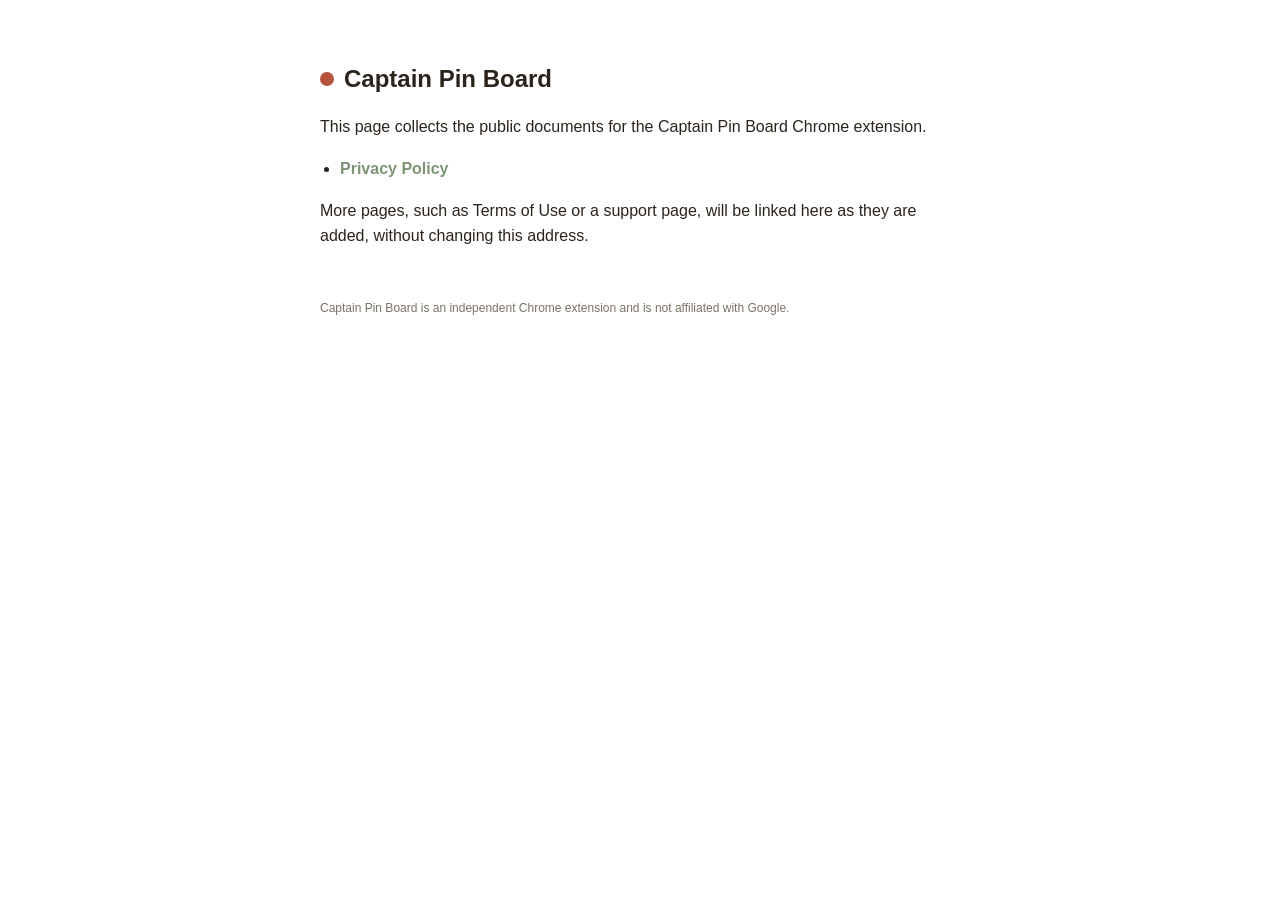
<file: index.html>
<!DOCTYPE html>
<html lang="en">
<head>
<meta charset="UTF-8" />
<title>Captain Pin Board</title>
<meta name="viewport" content="width=device-width, initial-scale=1" />
<style>
  body {
    font-family: -apple-system, "Segoe UI", Roboto, Arial, sans-serif;
    max-width: 640px;
    margin: 60px auto;
    padding: 0 20px;
    line-height: 1.6;
    color: #2b241c;
  }
  h1 { font-size: 24px; display: flex; align-items: center; gap: 10px; }
  .dot {
    width: 14px; height: 14px; border-radius: 50%;
    background: #b5533c; display: inline-block;
  }
  ul { padding-left: 20px; }
  li { margin: 10px 0; }
  a { color: #7c9473; font-weight: 600; text-decoration: none; }
  a:hover { text-decoration: underline; }
  footer { margin-top: 50px; font-size: 12px; color: #7a7266; }
</style>
</head>
<body>
  <h1><span class="dot"></span> Captain Pin Board</h1>
  <p>This page collects the public documents for the Captain Pin Board Chrome extension.</p>

  <ul>
    <li><a href="privacy-policy.html">Privacy Policy</a></li>
  </ul>

  <p>More pages, such as Terms of Use or a support page, will be linked here as they are added, without changing this address.</p>

  <footer>Captain Pin Board is an independent Chrome extension and is not affiliated with Google.</footer>
</body>
</html>
</file>
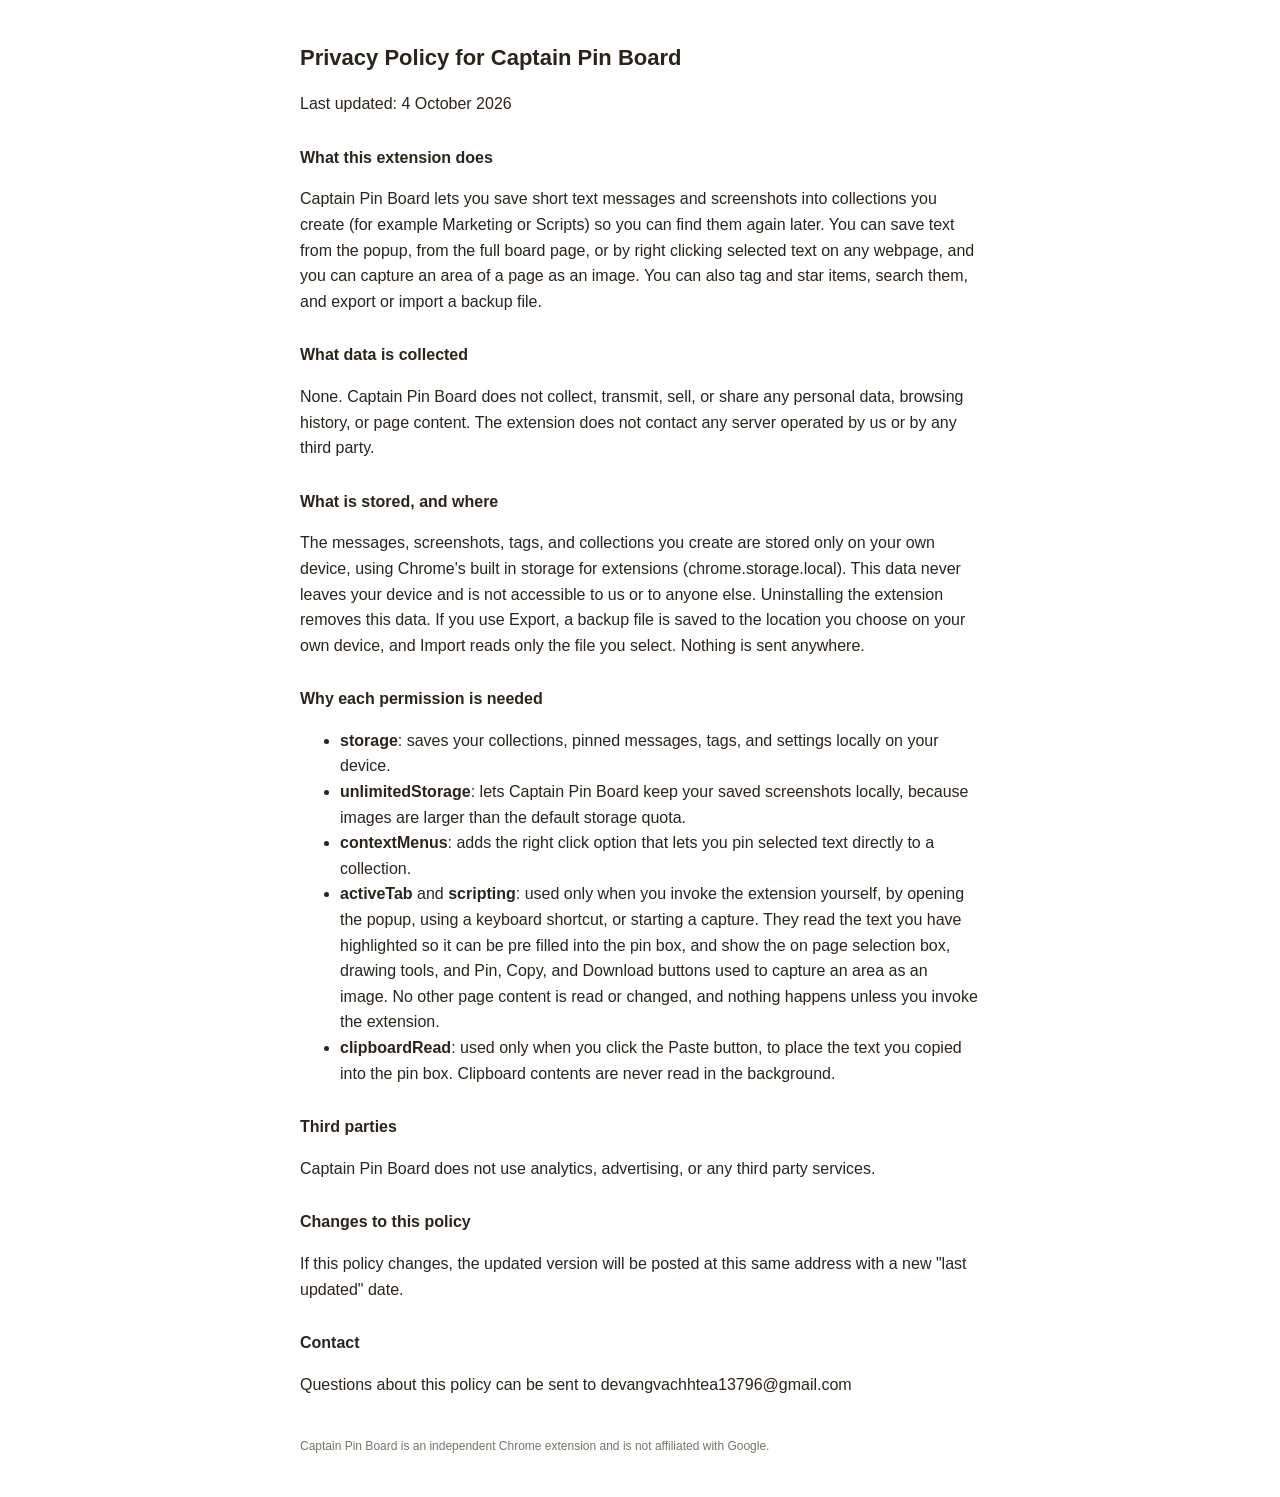
<file: privacy-policy.html>
<!DOCTYPE html>
<html lang="en">
<head>
<meta charset="UTF-8" />
<title>Captain Pin Board — Privacy Policy</title>
<meta name="viewport" content="width=device-width, initial-scale=1" />
<style>
  body { font-family: -apple-system, Segoe UI, Roboto, Arial, sans-serif; max-width: 680px; margin: 40px auto; padding: 0 20px; line-height: 1.6; color: #2b241c; }
  h1 { font-size: 22px; }
  h2 { font-size: 16px; margin-top: 28px; }
  footer { margin-top: 40px; font-size: 12px; color: #7a7266; }
</style>
</head>
<body>
  <h1>Privacy Policy for Captain Pin Board</h1>
  <p>Last updated: 4 October 2026</p>

  <h2>What this extension does</h2>
  <p>Captain Pin Board lets you save short text messages and screenshots into collections you create (for example Marketing or Scripts) so you can find them again later. You can save text from the popup, from the full board page, or by right clicking selected text on any webpage, and you can capture an area of a page as an image. You can also tag and star items, search them, and export or import a backup file.</p>

  <h2>What data is collected</h2>
  <p>None. Captain Pin Board does not collect, transmit, sell, or share any personal data, browsing history, or page content. The extension does not contact any server operated by us or by any third party.</p>

  <h2>What is stored, and where</h2>
  <p>The messages, screenshots, tags, and collections you create are stored only on your own device, using Chrome's built in storage for extensions (chrome.storage.local). This data never leaves your device and is not accessible to us or to anyone else. Uninstalling the extension removes this data. If you use Export, a backup file is saved to the location you choose on your own device, and Import reads only the file you select. Nothing is sent anywhere.</p>

  <h2>Why each permission is needed</h2>
  <ul>
    <li><strong>storage</strong>: saves your collections, pinned messages, tags, and settings locally on your device.</li>
    <li><strong>unlimitedStorage</strong>: lets Captain Pin Board keep your saved screenshots locally, because images are larger than the default storage quota.</li>
    <li><strong>contextMenus</strong>: adds the right click option that lets you pin selected text directly to a collection.</li>
    <li><strong>activeTab</strong> and <strong>scripting</strong>: used only when you invoke the extension yourself, by opening the popup, using a keyboard shortcut, or starting a capture. They read the text you have highlighted so it can be pre filled into the pin box, and show the on page selection box, drawing tools, and Pin, Copy, and Download buttons used to capture an area as an image. No other page content is read or changed, and nothing happens unless you invoke the extension.</li>
    <li><strong>clipboardRead</strong>: used only when you click the Paste button, to place the text you copied into the pin box. Clipboard contents are never read in the background.</li>
  </ul>

  <h2>Third parties</h2>
  <p>Captain Pin Board does not use analytics, advertising, or any third party services.</p>

  <h2>Changes to this policy</h2>
  <p>If this policy changes, the updated version will be posted at this same address with a new "last updated" date.</p>

  <h2>Contact</h2>
  <p>Questions about this policy can be sent to devangvachhtea13796@gmail.com</p>

  <footer>Captain Pin Board is an independent Chrome extension and is not affiliated with Google.</footer>
</body>
</html>
</file>
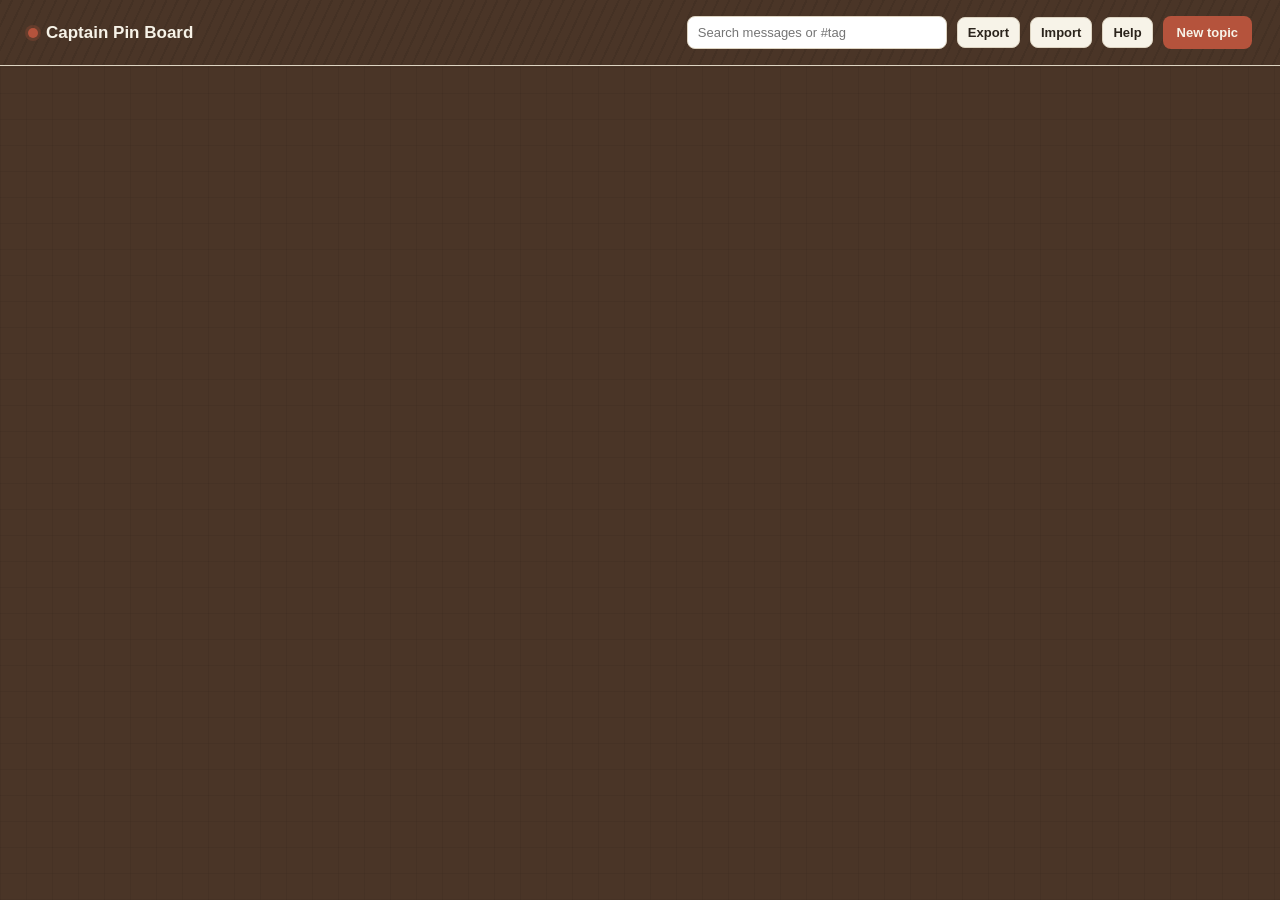
<file: src/pages/board/board.html>
<!DOCTYPE html>
<html lang="en">
<head>
<meta charset="UTF-8" />
<title>Captain Pin Board</title>
<link rel="stylesheet" href="../../common/common.css" />
<link rel="stylesheet" href="board.css" />
</head>
<body>
  <header class="cappb-header cappb-toolbar">
    <div class="cappb-brand">
      <span class="cappb-pin-dot"></span>
      <h1 class="cappb-brand-name cappb-brand-title">Captain Pin Board</h1>
    </div>
    <div class="cappb-toolbar-actions">
      <input id="searchInput" class="cappb-field cappb-search-input" type="text" placeholder="Search messages or #tag" />
      <button id="exportBtn" class="cappb-btn cappb-btn--ghost" title="Save all pins to a backup file">Export</button>
      <button id="importBtn" class="cappb-btn cappb-btn--ghost" title="Restore pins from a backup file">Import</button>
      <input id="importFile" type="file" accept=".json,application/json" class="cappb-hidden" />
      <button id="helpBtn" class="cappb-btn cappb-btn--ghost">Help</button>
      <button id="addTopicBtn" class="cappb-btn cappb-btn--primary">New topic</button>
    </div>
  </header>

  <div id="tagBar" class="cappb-tagbar cappb-hidden"></div>

  <main id="board" class="cappb-board"></main>

  <template id="columnTemplate">
    <section class="cappb-column">
      <div class="cappb-tape"></div>
      <div class="cappb-column-head">
        <input class="cappb-group-name" type="text" />
        <div class="cappb-column-menu">
          <button class="cappb-btn cappb-btn--icon cappb-color-btn" title="Change color">Color</button>
          <button class="cappb-btn cappb-btn--icon cappb-btn--danger cappb-delete-group-btn" title="Delete topic">Delete</button>
        </div>
      </div>
      <div class="cappb-color-swatches cappb-hidden"></div>
      <form class="cappb-add-note-form">
        <textarea class="cappb-field cappb-note-input" placeholder="Add a message to pin" rows="2"></textarea>
        <button type="submit" class="cappb-btn cappb-add-note-btn">Pin</button>
      </form>
      <div class="cappb-notes"></div>
    </section>
  </template>

  <template id="noteTemplate">
    <article class="cappb-note cappb-pin-card">
      <p class="cappb-note-text cappb-pin-text" contenteditable="false" spellcheck="false" title="Click to edit"></p>
      <div class="cappb-tags"></div>
      <div class="cappb-pin-footer">
        <span class="cappb-note-date"></span>
        <span class="cappb-pin-actions">
          <button class="cappb-btn cappb-btn--icon cappb-star-btn cappb-note-star"></button>
          <button class="cappb-btn cappb-btn--icon cappb-note-view">View</button>
          <button class="cappb-btn cappb-btn--icon cappb-note-copy">Copy</button>
          <button class="cappb-btn cappb-btn--icon cappb-note-edit">Edit</button>
          <button class="cappb-btn cappb-btn--icon cappb-btn--danger cappb-note-delete">Delete</button>
          <select class="cappb-note-move" title="Move to another topic"></select>
        </span>
      </div>
    </article>
  </template>

  <template id="imageNoteTemplate">
    <article class="cappb-note cappb-pin-card">
      <img class="cappb-note-image cappb-pin-image" alt="Pinned screenshot" />
      <div class="cappb-tags"></div>
      <div class="cappb-pin-footer">
        <span class="cappb-note-date"></span>
        <span class="cappb-pin-actions">
          <button class="cappb-btn cappb-btn--icon cappb-star-btn cappb-note-star"></button>
          <button class="cappb-btn cappb-btn--icon cappb-note-view">View</button>
          <button class="cappb-btn cappb-btn--icon cappb-note-copy">Copy</button>
          <button class="cappb-btn cappb-btn--icon cappb-note-download">Download</button>
          <button class="cappb-btn cappb-btn--icon cappb-btn--danger cappb-note-delete">Delete</button>
          <select class="cappb-note-move" title="Move to another topic"></select>
        </span>
      </div>
    </article>
  </template>

  <script src="../../services/storage.js"></script>
  <script src="../../services/backup.js"></script>
  <script src="../../common/common.js"></script>
  <script src="board.js"></script>
</body>
</html>
</file>
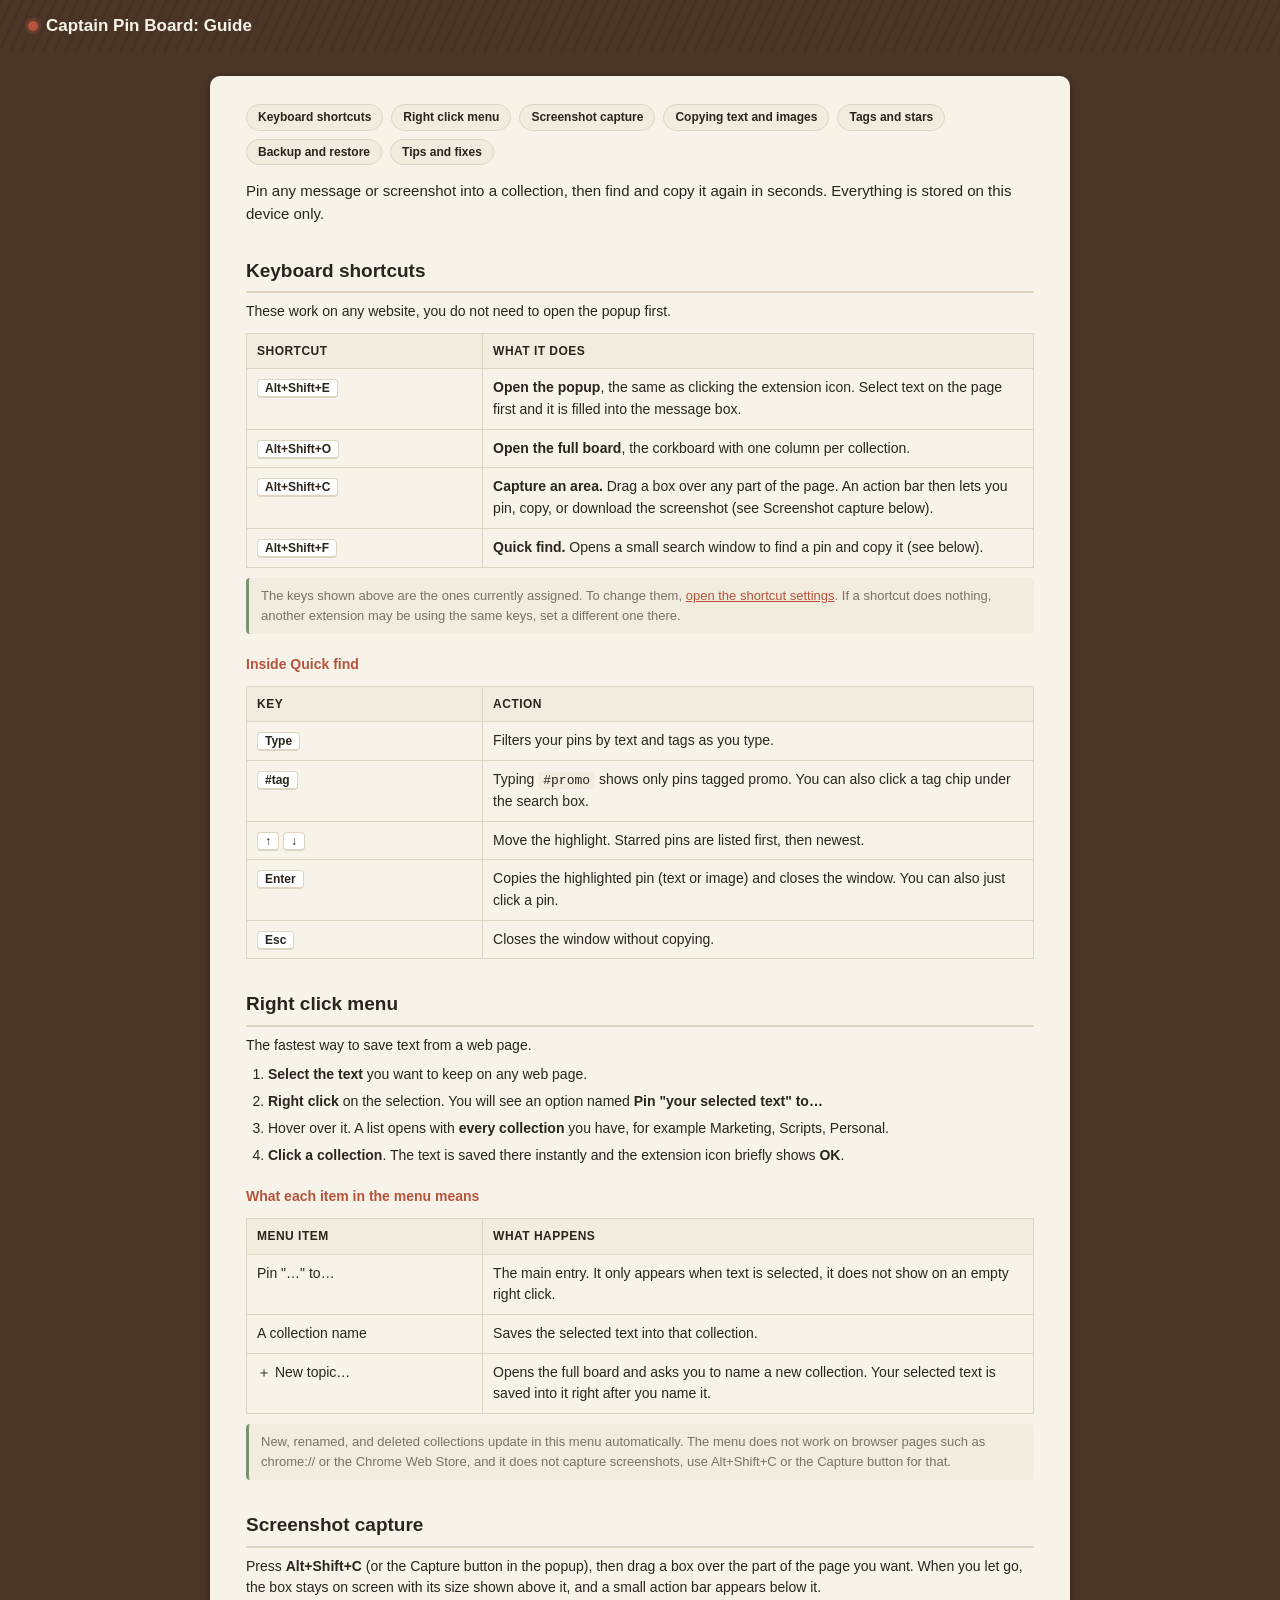
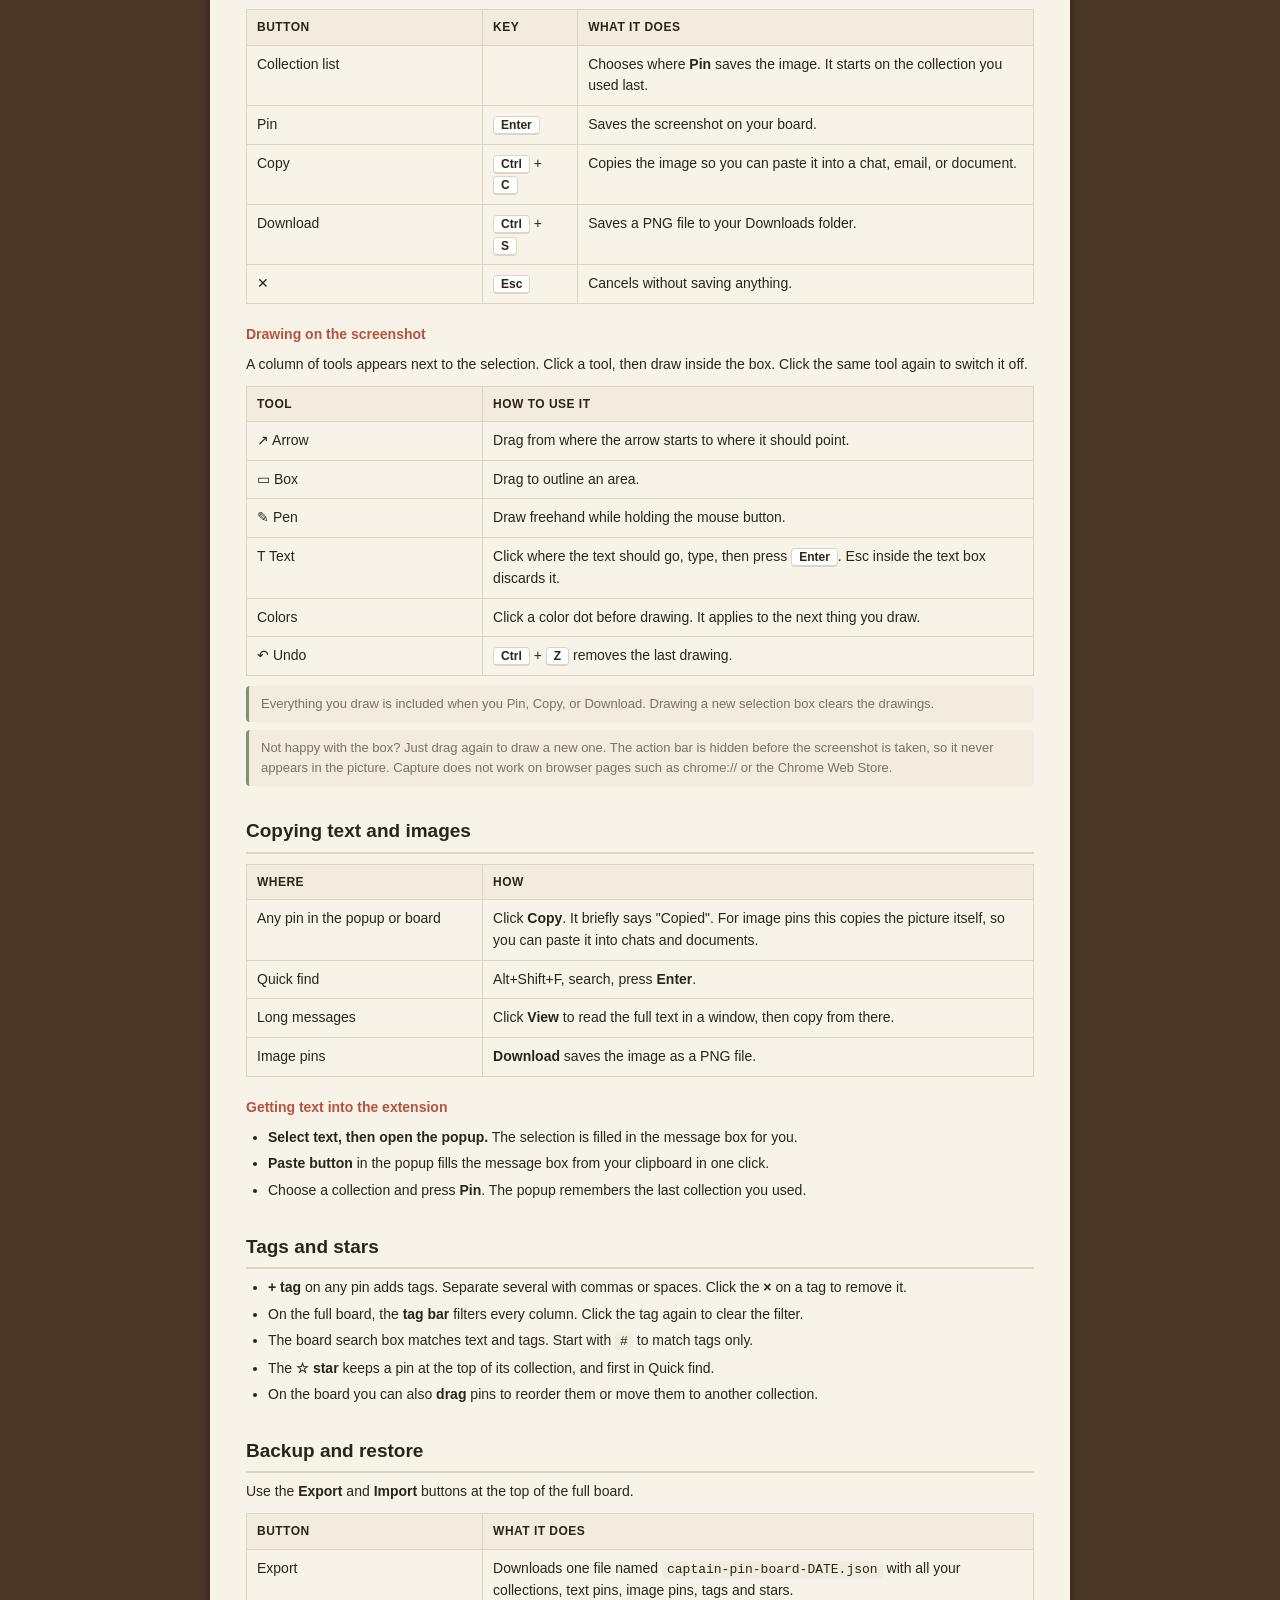
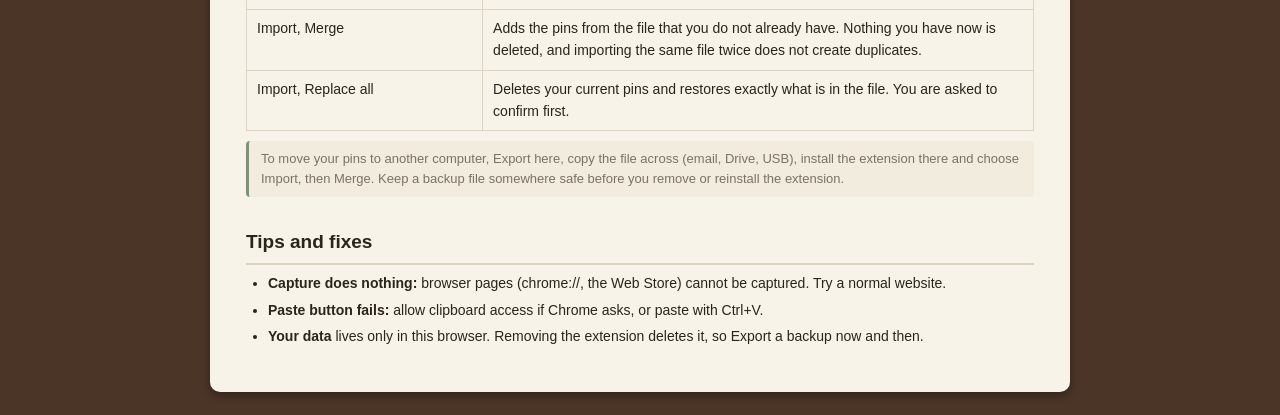
<file: src/pages/help/help.html>
<!DOCTYPE html>
<html lang="en">
<head>
<meta charset="UTF-8" />
<title>Help - Captain Pin Board</title>
<link rel="stylesheet" href="../../common/common.css" />
<link rel="stylesheet" href="help.css" />
</head>
<body class="cappb-help-body">
  <header class="cappb-header cappb-help-header">
    <div class="cappb-brand">
      <span class="cappb-pin-dot"></span>
      <h1 class="cappb-brand-name">Captain Pin Board: Guide</h1>
    </div>
  </header>

  <main class="cappb-help-doc">
    <nav class="cappb-help-toc">
      <a href="#shortcuts">Keyboard shortcuts</a>
      <a href="#rightclick">Right click menu</a>
      <a href="#capture">Screenshot capture</a>
      <a href="#copying">Copying text and images</a>
      <a href="#organize">Tags and stars</a>
      <a href="#backup">Backup and restore</a>
      <a href="#tips">Tips and fixes</a>
    </nav>

    <p class="cappb-help-lead">Pin any message or screenshot into a collection, then find and copy it again in seconds. Everything is stored on this device only.</p>

    <section id="shortcuts">
      <h2>Keyboard shortcuts</h2>
      <p>These work on any website, you do not need to open the popup first.</p>
      <table>
        <tr><th>Shortcut</th><th>What it does</th></tr>
        <tr><td><kbd data-command="_execute_action">Alt+Shift+E</kbd></td><td><b>Open the popup</b>, the same as clicking the extension icon. Select text on the page first and it is filled into the message box.</td></tr>
        <tr><td><kbd data-command="open_full_board">Alt+Shift+O</kbd></td><td><b>Open the full board</b>, the corkboard with one column per collection.</td></tr>
        <tr><td><kbd data-command="capture_area">Alt+Shift+C</kbd></td><td><b>Capture an area.</b> Drag a box over any part of the page. An action bar then lets you pin, copy, or download the screenshot (see Screenshot capture below).</td></tr>
        <tr><td><kbd data-command="quick_search">Alt+Shift+F</kbd></td><td><b>Quick find.</b> Opens a small search window to find a pin and copy it (see below).</td></tr>
      </table>
      <p class="cappb-help-note">The keys shown above are the ones currently assigned. To change them, <button id="shortcutsBtn" class="cappb-help-link" type="button">open the shortcut settings</button>. If a shortcut does nothing, another extension may be using the same keys, set a different one there.</p>

      <h3>Inside Quick find</h3>
      <table>
        <tr><th>Key</th><th>Action</th></tr>
        <tr><td><kbd>Type</kbd></td><td>Filters your pins by text and tags as you type.</td></tr>
        <tr><td><kbd>#tag</kbd></td><td>Typing <code>#promo</code> shows only pins tagged promo. You can also click a tag chip under the search box.</td></tr>
        <tr><td><kbd>↑</kbd> <kbd>↓</kbd></td><td>Move the highlight. Starred pins are listed first, then newest.</td></tr>
        <tr><td><kbd>Enter</kbd></td><td>Copies the highlighted pin (text or image) and closes the window. You can also just click a pin.</td></tr>
        <tr><td><kbd>Esc</kbd></td><td>Closes the window without copying.</td></tr>
      </table>
    </section>

    <section id="rightclick">
      <h2>Right click menu</h2>
      <p>The fastest way to save text from a web page.</p>
      <ol>
        <li><b>Select the text</b> you want to keep on any web page.</li>
        <li><b>Right click</b> on the selection. You will see an option named <b>Pin "your selected text" to…</b></li>
        <li>Hover over it. A list opens with <b>every collection</b> you have, for example Marketing, Scripts, Personal.</li>
        <li><b>Click a collection</b>. The text is saved there instantly and the extension icon briefly shows <b>OK</b>.</li>
      </ol>
      <h3>What each item in the menu means</h3>
      <table>
        <tr><th>Menu item</th><th>What happens</th></tr>
        <tr><td>Pin "…" to…</td><td>The main entry. It only appears when text is selected, it does not show on an empty right click.</td></tr>
        <tr><td>A collection name</td><td>Saves the selected text into that collection.</td></tr>
        <tr><td>＋ New topic…</td><td>Opens the full board and asks you to name a new collection. Your selected text is saved into it right after you name it.</td></tr>
      </table>
      <p class="cappb-help-note">New, renamed, and deleted collections update in this menu automatically. The menu does not work on browser pages such as chrome:// or the Chrome Web Store, and it does not capture screenshots, use Alt+Shift+C or the Capture button for that.</p>
    </section>

    <section id="capture">
      <h2>Screenshot capture</h2>
      <p>Press <b>Alt+Shift+C</b> (or the Capture button in the popup), then drag a box over the part of the page you want. When you let go, the box stays on screen with its size shown above it, and a small action bar appears below it.</p>
      <table>
        <tr><th>Button</th><th>Key</th><th>What it does</th></tr>
        <tr><td>Collection list</td><td></td><td>Chooses where <b>Pin</b> saves the image. It starts on the collection you used last.</td></tr>
        <tr><td>Pin</td><td><kbd>Enter</kbd></td><td>Saves the screenshot on your board.</td></tr>
        <tr><td>Copy</td><td><kbd>Ctrl</kbd> + <kbd>C</kbd></td><td>Copies the image so you can paste it into a chat, email, or document.</td></tr>
        <tr><td>Download</td><td><kbd>Ctrl</kbd> + <kbd>S</kbd></td><td>Saves a PNG file to your Downloads folder.</td></tr>
        <tr><td>✕</td><td><kbd>Esc</kbd></td><td>Cancels without saving anything.</td></tr>
      </table>
      <h3>Drawing on the screenshot</h3>
      <p>A column of tools appears next to the selection. Click a tool, then draw inside the box. Click the same tool again to switch it off.</p>
      <table>
        <tr><th>Tool</th><th>How to use it</th></tr>
        <tr><td>↗ Arrow</td><td>Drag from where the arrow starts to where it should point.</td></tr>
        <tr><td>▭ Box</td><td>Drag to outline an area.</td></tr>
        <tr><td>✎ Pen</td><td>Draw freehand while holding the mouse button.</td></tr>
        <tr><td>T Text</td><td>Click where the text should go, type, then press <kbd>Enter</kbd>. Esc inside the text box discards it.</td></tr>
        <tr><td>Colors</td><td>Click a color dot before drawing. It applies to the next thing you draw.</td></tr>
        <tr><td>↶ Undo</td><td><kbd>Ctrl</kbd> + <kbd>Z</kbd> removes the last drawing.</td></tr>
      </table>
      <p class="cappb-help-note">Everything you draw is included when you Pin, Copy, or Download. Drawing a new selection box clears the drawings.</p>
      <p class="cappb-help-note">Not happy with the box? Just drag again to draw a new one. The action bar is hidden before the screenshot is taken, so it never appears in the picture. Capture does not work on browser pages such as chrome:// or the Chrome Web Store.</p>
    </section>

    <section id="copying">
      <h2>Copying text and images</h2>
      <table>
        <tr><th>Where</th><th>How</th></tr>
        <tr><td>Any pin in the popup or board</td><td>Click <b>Copy</b>. It briefly says "Copied". For image pins this copies the picture itself, so you can paste it into chats and documents.</td></tr>
        <tr><td>Quick find</td><td>Alt+Shift+F, search, press <b>Enter</b>.</td></tr>
        <tr><td>Long messages</td><td>Click <b>View</b> to read the full text in a window, then copy from there.</td></tr>
        <tr><td>Image pins</td><td><b>Download</b> saves the image as a PNG file.</td></tr>
      </table>
      <h3>Getting text into the extension</h3>
      <ul>
        <li><b>Select text, then open the popup.</b> The selection is filled in the message box for you.</li>
        <li><b>Paste button</b> in the popup fills the message box from your clipboard in one click.</li>
        <li>Choose a collection and press <b>Pin</b>. The popup remembers the last collection you used.</li>
      </ul>
    </section>

    <section id="organize">
      <h2>Tags and stars</h2>
      <ul>
        <li><b>+ tag</b> on any pin adds tags. Separate several with commas or spaces. Click the <b>×</b> on a tag to remove it.</li>
        <li>On the full board, the <b>tag bar</b> filters every column. Click the tag again to clear the filter.</li>
        <li>The board search box matches text and tags. Start with <code>#</code> to match tags only.</li>
        <li>The <b>☆ star</b> keeps a pin at the top of its collection, and first in Quick find.</li>
        <li>On the board you can also <b>drag</b> pins to reorder them or move them to another collection.</li>
      </ul>
    </section>

    <section id="backup">
      <h2>Backup and restore</h2>
      <p>Use the <b>Export</b> and <b>Import</b> buttons at the top of the full board.</p>
      <table>
        <tr><th>Button</th><th>What it does</th></tr>
        <tr><td>Export</td><td>Downloads one file named <code>captain-pin-board-DATE.json</code> with all your collections, text pins, image pins, tags and stars.</td></tr>
        <tr><td>Import, Merge</td><td>Adds the pins from the file that you do not already have. Nothing you have now is deleted, and importing the same file twice does not create duplicates.</td></tr>
        <tr><td>Import, Replace all</td><td>Deletes your current pins and restores exactly what is in the file. You are asked to confirm first.</td></tr>
      </table>
      <p class="cappb-help-note">To move your pins to another computer, Export here, copy the file across (email, Drive, USB), install the extension there and choose Import, then Merge. Keep a backup file somewhere safe before you remove or reinstall the extension.</p>
    </section>

    <section id="tips">
      <h2>Tips and fixes</h2>
      <ul>
        <li><b>Capture does nothing:</b> browser pages (chrome://, the Web Store) cannot be captured. Try a normal website.</li>
        <li><b>Paste button fails:</b> allow clipboard access if Chrome asks, or paste with Ctrl+V.</li>
        <li><b>Your data</b> lives only in this browser. Removing the extension deletes it, so Export a backup now and then.</li>
      </ul>
    </section>
  </main>

  <script src="help.js"></script>
</body>
</html>
</file>
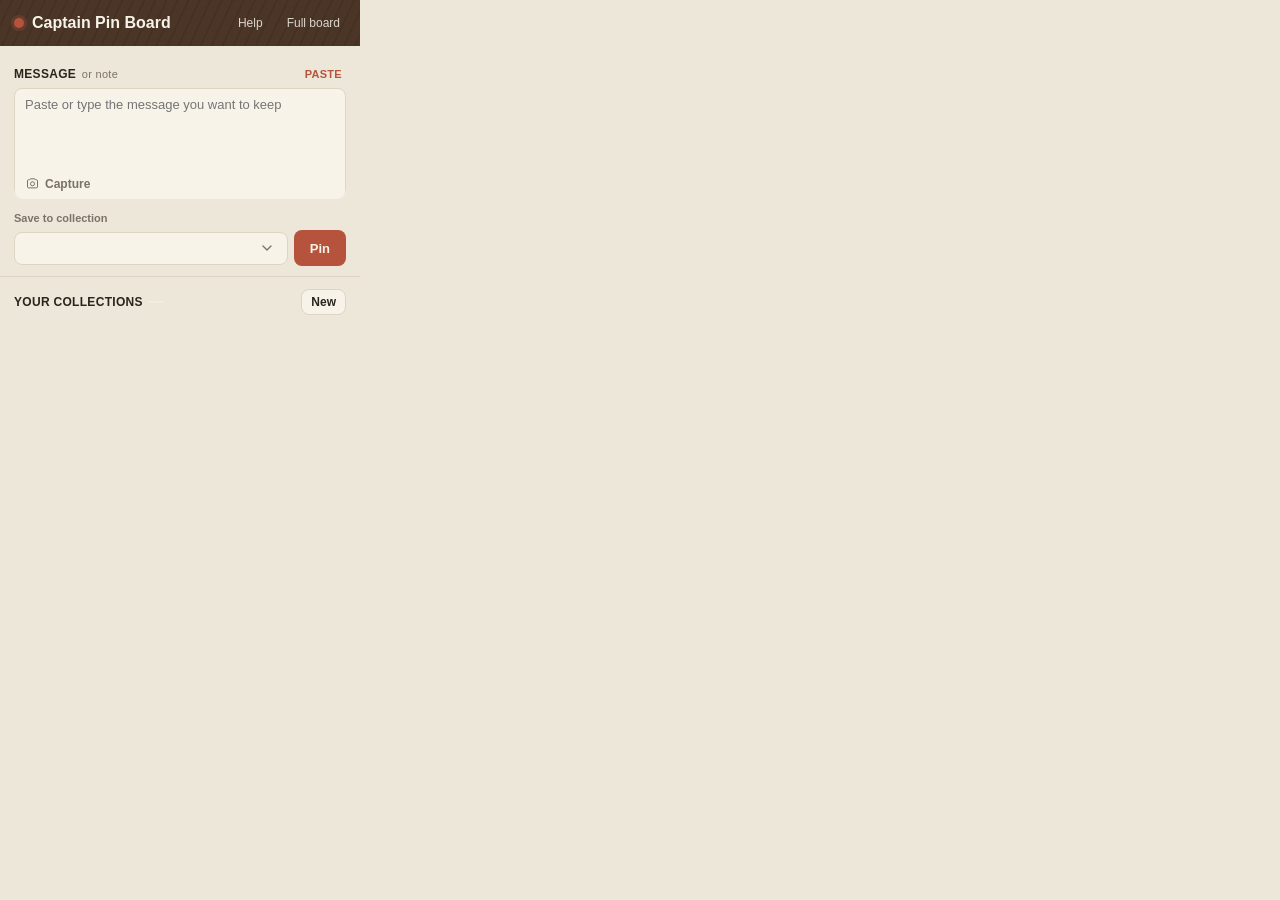
<file: src/pages/popup/popup.html>
<!DOCTYPE html>
<html lang="en">
<head>
<meta charset="UTF-8" />
<title>Captain Pin Board</title>
<link rel="stylesheet" href="../../common/common.css" />
<link rel="stylesheet" href="popup.css" />
</head>
<body class="cappb-popup-body">
  <header class="cappb-header cappb-popup-header">
    <div class="cappb-brand">
      <span class="cappb-pin-dot"></span>
      <span class="cappb-brand-name">Captain Pin Board</span>
    </div>
    <span class="cappb-header-links">
      <button id="openHelp" class="cappb-btn cappb-link-btn">Help</button>
      <button id="openBoard" class="cappb-btn cappb-link-btn">Full board</button>
    </span>
  </header>

  <!-- View 1: quick pin plus the collections list -->
  <section id="homeView">
    <div class="cappb-quick-pin">
      <div class="cappb-message-head">
        <span class="cappb-message-label">Message <span class="cappb-message-sublabel">or note</span></span>
        <button id="pasteBtn" class="cappb-paste-btn" type="button">Paste</button>
      </div>
      <div class="cappb-textarea-wrap">
        <textarea id="msgText" class="cappb-field cappb-textarea" placeholder="Paste or type the message you want to keep" rows="4"></textarea>
        <button id="captureAreaBtn" class="cappb-capture-inline" type="button">
          <svg viewBox="0 0 24 24" fill="none" xmlns="http://www.w3.org/2000/svg">
            <path d="M4 7.5C4 6.67157 4.67157 6 5.5 6H7.5L8.5 4.5H15.5L16.5 6H18.5C19.3284 6 20 6.67157 20 7.5V17.5C20 18.3284 19.3284 19 18.5 19H5.5C4.67157 19 4 18.3284 4 17.5V7.5Z" stroke="currentColor" stroke-width="1.6" stroke-linejoin="round"/>
            <circle cx="12" cy="12.5" r="3.25" stroke="currentColor" stroke-width="1.6"/>
          </svg>
          Capture
        </button>
      </div>

      <label class="cappb-field-label" for="groupSelect">Save to collection</label>
      <div class="cappb-row">
        <select id="groupSelect" class="cappb-field cappb-select"></select>
        <button id="saveBtn" class="cappb-btn cappb-btn--primary cappb-save-btn">Pin</button>
      </div>
      <p id="statusMsg" class="cappb-status cappb-hidden"></p>
    </div>

    <div class="cappb-collections-head">
      <h2>Your collections <span id="collectionsCount" class="cappb-count-badge"></span></h2>
      <button id="newGroupBtn" class="cappb-btn cappb-btn--ghost cappb-btn--sm">New</button>
    </div>
    <div id="newGroupRow" class="cappb-row cappb-hidden cappb-inline-new">
      <input id="newGroupName" class="cappb-field" type="text" placeholder="Collection name, for example Marketing" />
      <button id="createGroupBtn" class="cappb-btn cappb-btn--ghost">Add</button>
    </div>

    <ul id="collectionsList" class="cappb-collections-list"></ul>
  </section>

  <!-- View 2: inside a single collection -->
  <section id="detailView" class="cappb-hidden">
    <div class="cappb-detail-head">
      <button id="backBtn" class="cappb-btn cappb-btn--icon" title="Back to collections">Back</button>
      <input id="detailName" class="cappb-detail-name" type="text" />
      <button id="deleteGroupBtn" class="cappb-btn cappb-btn--icon cappb-btn--danger" title="Delete collection">Delete</button>
    </div>

    <form id="addItemForm" class="cappb-add-item-form">
      <textarea id="addItemText" class="cappb-field cappb-textarea" placeholder="Add a message to this collection" rows="2"></textarea>
      <button type="submit" class="cappb-btn cappb-btn--primary cappb-add-item-btn">Add</button>
    </form>

    <ul id="itemsList" class="cappb-items-list"></ul>
  </section>

  <script src="../../services/storage.js"></script>
  <script src="../../common/common.js"></script>
  <script src="popup.js"></script>
</body>
</html>
</file>
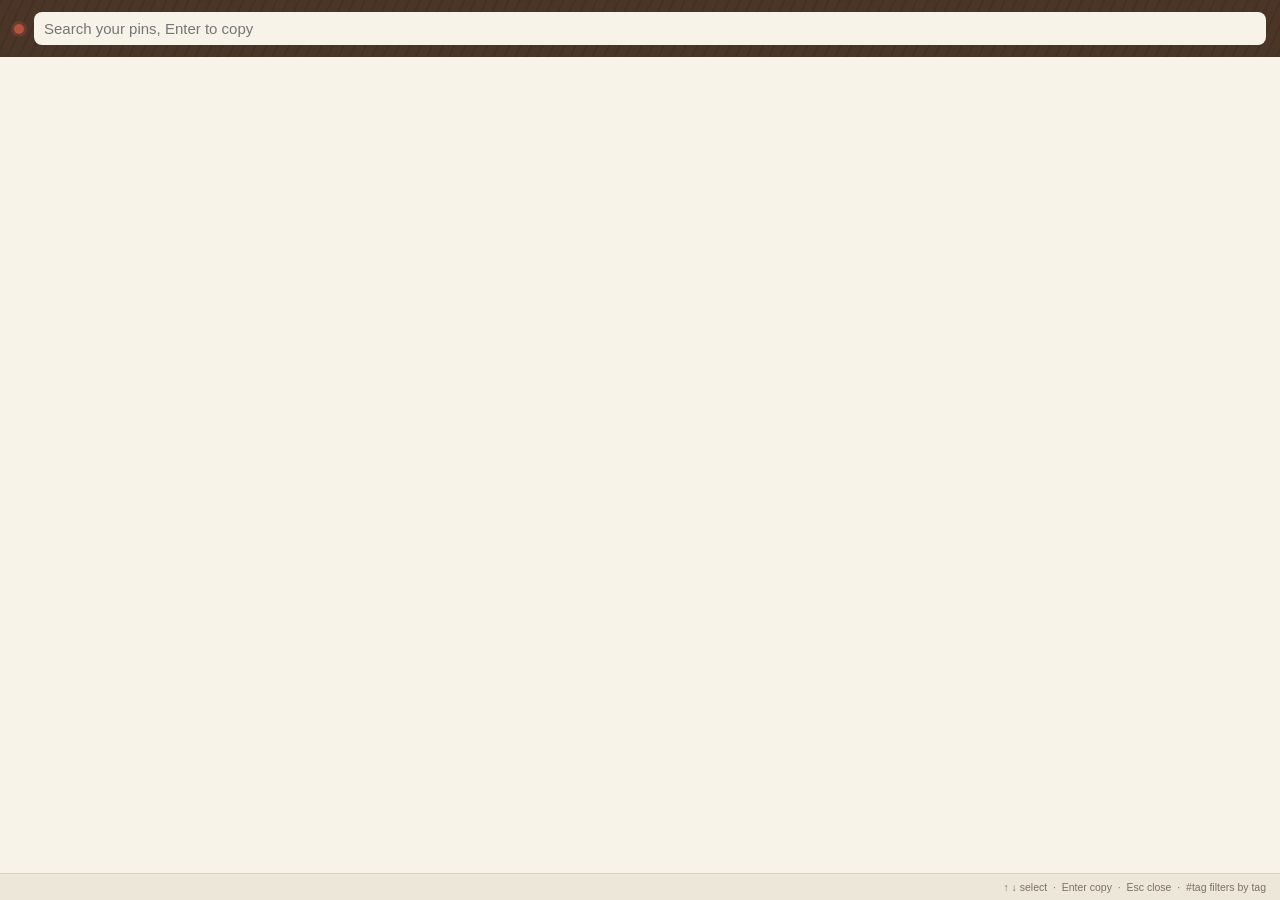
<file: src/pages/quick/quick.html>
<!DOCTYPE html>
<html lang="en">
<head>
<meta charset="UTF-8" />
<title>Quick find - Captain Pin Board</title>
<link rel="stylesheet" href="../../common/common.css" />
<link rel="stylesheet" href="quick.css" />
</head>
<body class="cappb-quick-body">
  <header class="cappb-header cappb-quick-header">
    <span class="cappb-pin-dot"></span>
    <input id="quickInput" class="cappb-quick-input" type="text" placeholder="Search your pins, Enter to copy" autocomplete="off" spellcheck="false" />
  </header>

  <div id="quickTags" class="cappb-quick-tags"></div>
  <ul id="quickResults" class="cappb-quick-results"></ul>

  <footer class="cappb-quick-footer">
    <span id="quickToast" class="cappb-quick-toast"></span>
    <span class="cappb-quick-hint">↑ ↓ select &nbsp;·&nbsp; Enter copy &nbsp;·&nbsp; Esc close &nbsp;·&nbsp; #tag filters by tag</span>
  </footer>

  <script src="../../services/storage.js"></script>
  <script src="quick.js"></script>
</body>
</html>
</file>
<file: src/common/common.css>
/* Shared tokens and reusable components for Captain Pin Board.
   Page specific files (popup.css, board.css) only hold layout that is
   unique to that page; anything reused lives here. Every color, radius
   and shadow is defined once below and referenced with var() elsewhere,
   so the whole look can be restyled from this one file. */

:root {
  --cappb-ink: #2b241c;
  --cappb-paper: #f7f3e8;
  --cappb-paper-2: #f1ecdd;
  --cappb-board: #4a3527;
  --cappb-toolbar: #ede7da;
  --cappb-brick: #b5533c;
  --cappb-brick-hover: #a24b36;
  --cappb-sage: #7c9473;
  --cappb-muted: #7a7266;
  --cappb-line: #ddd4c2;
  --cappb-font-ui: -apple-system, BlinkMacSystemFont, "Segoe UI", Roboto, Helvetica, Arial, sans-serif;
  --cappb-font-note: "Segoe Print", "Bradley Hand", "Comic Sans MS", cursive;

  /* Border radius scale, used everywhere instead of one off numbers */
  --cappb-radius-sm: 4px;
  --cappb-radius-md: 6px;
  --cappb-radius-lg: 8px;
  --cappb-radius-xl: 10px;
  --cappb-radius-note: 3px;
  --cappb-radius-circle: 50%;

  /* Shadow scale, used everywhere instead of one off numbers */
  --cappb-shadow-card: 0 3px 8px rgba(0, 0, 0, 0.35);
  --cappb-shadow-tape: 0 2px 4px rgba(0, 0, 0, 0.25);
  --cappb-shadow-pin: 0 1px 2px rgba(0, 0, 0, 0.5);
  --cappb-ring-brick: 0 0 0 3px rgba(181, 83, 60, 0.25);

  /* Note text max height before it scrolls instead of growing forever */
  --cappb-note-max-height: 210px;
}

.cappb-hidden { display: none !important; }

/* Header bar shared by the popup and the full board page. Always the
   dark board color with paper colored text, so contrast stays correct
   no matter which page it sits on. */
.cappb-header {
  display: flex;
  align-items: center;
  justify-content: space-between;
  background: var(--cappb-board);
  background-image: repeating-linear-gradient(
    115deg, rgba(0, 0, 0, 0.08) 0px, rgba(0, 0, 0, 0.08) 2px, transparent 2px, transparent 10px
  );
}

.cappb-brand {
  display: flex;
  align-items: center;
  gap: 8px;
}

.cappb-pin-dot {
  width: 10px;
  height: 10px;
  border-radius: var(--cappb-radius-circle);
  background: var(--cappb-brick);
  box-shadow: var(--cappb-ring-brick);
  flex-shrink: 0;
}

.cappb-brand-name {
  font-weight: 700;
  color: var(--cappb-paper);
  margin: 0;
}

/* Base text field look, reused for inputs, textareas and selects. */
.cappb-field {
  font-family: var(--cappb-font-ui);
  font-size: 13px;
  padding: 8px 10px;
  border: 1px solid var(--cappb-line);
  border-radius: var(--cappb-radius-lg);
  background: var(--cappb-paper);
  color: var(--cappb-ink);
}
.cappb-field:focus {
  outline: 2px solid var(--cappb-sage);
  outline-offset: 1px;
}

/* Button family: one reset, plus modifier classes for each look used
   across the popup and the board. */
.cappb-btn {
  font-family: var(--cappb-font-ui);
  border: none;
  border-radius: var(--cappb-radius-lg);
  cursor: pointer;
  font-weight: 700;
}

.cappb-btn--primary {
  background: var(--cappb-brick);
  color: var(--cappb-paper);
  padding: 9px 14px;
  font-size: 13px;
}
.cappb-btn--primary:hover { background: var(--cappb-brick-hover); }

.cappb-btn--ghost {
  border: 1px solid var(--cappb-line);
  background: var(--cappb-paper);
  color: var(--cappb-ink);
  padding: 7px 10px;
  font-size: 13px;
  font-weight: 600;
}
.cappb-btn--ghost:hover { background: var(--cappb-paper-2); }

.cappb-btn--icon {
  background: none;
  color: var(--cappb-muted);
  font-size: 13px;
  font-weight: 600;
  padding: 3px 6px;
  border-radius: var(--cappb-radius-md);
}
.cappb-btn--icon:hover { background: rgba(0, 0, 0, 0.08); color: var(--cappb-ink); }

.cappb-btn--danger:hover { background: rgba(181, 83, 60, 0.15); color: var(--cappb-brick); }

/* Empty state text, reused wherever a list has nothing pinned yet. */
.cappb-empty-hint {
  font-size: 12px;
  color: var(--cappb-muted);
  padding: 8px 2px;
  font-style: italic;
  text-align: center;
}

/* Pinned message card, reused by the popup item list and the board notes. */
.cappb-pin-card {
  background: var(--cappb-paper);
  border-left: 4px solid var(--cappb-sage);
}

/* Long messages scroll inside a fixed height instead of stretching the
   whole page. The View button opens the full text in a modal instead
   of growing the card, so very long notes never break the layout. */
.cappb-pin-text {
  font-family: var(--cappb-font-note);
  font-size: 14px;
  line-height: 1.45;
  white-space: pre-wrap;
  word-break: break-word;
  margin: 0 0 6px;
  cursor: text;
  border-radius: var(--cappb-radius-md);
  padding: 2px 3px;
  max-height: var(--cappb-note-max-height);
  overflow-y: auto;
}
.cappb-pin-text:hover { background: rgba(0, 0, 0, 0.03); }
.cappb-pin-text[contenteditable="true"] {
  background: #fff;
  outline: 1px solid var(--cappb-sage);
}

.cappb-pin-footer {
  display: flex;
  align-items: center;
  justify-content: space-between;
  flex-wrap: wrap;
  row-gap: 4px;
  gap: 6px;
  font-size: 10.5px;
  color: var(--cappb-muted);
}

.cappb-pin-actions {
  display: flex;
  align-items: center;
  flex-wrap: wrap;
  gap: 4px;
}

/* Full text modal, opened by the View button so a long message never
   has to stretch its card and break the surrounding layout. */
.cappb-modal-backdrop {
  position: fixed;
  inset: 0;
  background: rgba(0, 0, 0, 0.5);
  display: flex;
  align-items: center;
  justify-content: center;
  padding: 20px;
  z-index: 1000;
}

.cappb-modal {
  background: var(--cappb-paper);
  border-radius: var(--cappb-radius-lg);
  box-shadow: var(--cappb-shadow-card);
  width: 100%;
  max-width: 480px;
  max-height: 80vh;
  overflow-y: auto;
  padding: 20px;
  position: relative;
}

.cappb-modal-close {
  position: absolute;
  top: 10px;
  right: 10px;
}

.cappb-modal-text {
  font-family: var(--cappb-font-note);
  font-size: 15px;
  line-height: 1.5;
  white-space: pre-wrap;
  word-break: break-word;
  margin: 24px 0 0;
}

.cappb-modal-image {
  display: block;
  width: 100%;
  max-height: 70vh;
  object-fit: contain;
  border-radius: var(--cappb-radius-md);
  margin: 24px 0 0;
}

/* Thumbnail for an image note inside its card, reused by the popup
   item list and the board notes. */
.cappb-pin-image {
  display: block;
  width: 100%;
  max-height: 160px;
  object-fit: cover;
  border-radius: var(--cappb-radius-md);
  margin: 0 0 8px;
  cursor: pointer;
}

/* Star button and starred card look. */
.cappb-pin-card { position: relative; }
.cappb-star-btn { font-size: 15px; line-height: 1; color: var(--cappb-muted); }
.cappb-star-btn--on { color: #c9a227; }
.cappb-pin-card--starred { outline: 2px solid rgba(201, 162, 39, 0.75); outline-offset: -2px; }

/* Tag chips on a note, and the small input that adds new ones. */
.cappb-tags {
  display: flex;
  flex-wrap: wrap;
  align-items: center;
  gap: 4px;
  margin: 0 0 6px;
}
.cappb-tag {
  display: inline-flex;
  align-items: center;
  gap: 2px;
  background: rgba(0, 0, 0, 0.07);
  color: var(--cappb-ink);
  font-size: 10.5px;
  font-weight: 600;
  border-radius: 999px;
  padding: 1px 4px 1px 7px;
}
.cappb-tag-label--link { cursor: pointer; }
.cappb-tag-label--link:hover { color: var(--cappb-brick); text-decoration: underline; }
.cappb-tag-remove {
  border: none;
  background: none;
  color: var(--cappb-muted);
  cursor: pointer;
  font-size: 12px;
  line-height: 1;
  padding: 0 3px;
}
.cappb-tag-remove:hover { color: var(--cappb-brick); }
.cappb-tag-add {
  border: 1px dashed var(--cappb-line);
  background: none;
  color: var(--cappb-muted);
  font-family: var(--cappb-font-ui);
  font-size: 10.5px;
  border-radius: 999px;
  padding: 1px 7px;
  cursor: pointer;
}
.cappb-tag-add:hover { color: var(--cappb-ink); border-color: var(--cappb-muted); }
.cappb-tag-input {
  font-family: var(--cappb-font-ui);
  font-size: 11px;
  width: 110px;
  padding: 2px 6px;
  border: 1px solid var(--cappb-sage);
  border-radius: 999px;
  background: #fff;
  color: var(--cappb-ink);
}
.cappb-tag-input:focus { outline: none; }

.cappb-header-links { display: flex; align-items: center; gap: 12px; }
</file>
<file: src/pages/board/board.css>
* { box-sizing: border-box; }

body {
  margin: 0;
  font-family: var(--cappb-font-ui);
  color: var(--cappb-ink);
  background: var(--cappb-board);
}

.cappb-toolbar {
  padding: 16px 28px;
  border-bottom: 1px solid var(--cappb-line);
  position: sticky;
  top: 0;
  z-index: 5;
}

.cappb-brand-title { font-size: 17px; margin: 0; }

.cappb-toolbar-actions { display: flex; gap: 10px; align-items: center; }

.cappb-search-input { width: 260px; background: #fff; }

.cappb-board {
  display: flex;
  align-items: flex-start;
  gap: 22px;
  padding: 28px;
  overflow-x: auto;
  min-height: calc(100vh - 66px);
  background-image:
    repeating-linear-gradient(90deg, rgba(0,0,0,0.05) 0px, rgba(0,0,0,0.05) 1px, transparent 1px, transparent 26px),
    repeating-linear-gradient(0deg, rgba(0,0,0,0.05) 0px, rgba(0,0,0,0.05) 1px, transparent 1px, transparent 26px);
}

.cappb-column {
  background: rgba(0, 0, 0, 0.12);
  border-radius: var(--cappb-radius-xl);
  padding: 18px 14px 14px;
  width: 270px;
  flex: 0 0 auto;
  position: relative;
}

.cappb-tape {
  position: absolute;
  top: -10px;
  left: 24px;
  width: 70px;
  height: 20px;
  background: var(--cappb-group-color, var(--cappb-sage));
  opacity: 0.85;
  transform: rotate(-3deg);
  border-radius: var(--cappb-radius-sm);
  box-shadow: var(--cappb-shadow-tape);
}

.cappb-column-head {
  display: flex;
  align-items: center;
  justify-content: space-between;
  gap: 6px;
  margin-bottom: 8px;
}

.cappb-group-name {
  background: none;
  border: none;
  color: var(--cappb-paper);
  font-weight: 700;
  font-size: 15px;
  font-family: var(--cappb-font-ui);
  padding: 4px 2px;
  width: 100%;
  border-bottom: 1px solid transparent;
}
.cappb-group-name:focus { outline: none; border-bottom: 1px solid rgba(255, 255, 255, 0.4); }

.cappb-column-menu { display: flex; gap: 4px; flex-shrink: 0; }
.cappb-column-menu .cappb-btn--icon { color: rgba(255, 255, 255, 0.65); font-size: 11px; }
.cappb-column-menu .cappb-btn--icon:hover { background: rgba(255, 255, 255, 0.12); color: #fff; }
.cappb-color-btn { color: var(--cappb-group-color, var(--cappb-sage)); }

.cappb-color-swatches { display: flex; gap: 6px; margin-bottom: 10px; }
.cappb-swatch {
  width: 18px;
  height: 18px;
  border-radius: var(--cappb-radius-circle);
  cursor: pointer;
  border: 2px solid rgba(255, 255, 255, 0.5);
}
.cappb-swatch:hover { border-color: #fff; }

.cappb-add-note-form {
  display: flex;
  flex-direction: column;
  gap: 6px;
  margin-bottom: 14px;
}

.cappb-note-input {
  background: rgba(255, 255, 255, 0.08);
  border-color: rgba(255, 255, 255, 0.15);
  color: var(--cappb-paper);
  resize: vertical;
}
.cappb-note-input::placeholder { color: rgba(247, 243, 232, 0.5); }
.cappb-note-input:focus { outline: 1px solid rgba(255, 255, 255, 0.4); }

.cappb-add-note-btn {
  align-self: flex-end;
  background: rgba(255, 255, 255, 0.15);
  color: var(--cappb-paper);
  padding: 6px 12px;
  font-size: 12px;
}
.cappb-add-note-btn:hover { background: rgba(255, 255, 255, 0.25); }

.cappb-notes {
  display: flex;
  flex-direction: column;
  gap: 14px;
}

.cappb-note {
  border-radius: var(--cappb-radius-note);
  padding: 12px 12px 10px;
  box-shadow: var(--cappb-shadow-card);
  position: relative;
  transform: rotate(var(--cappb-tilt, -0.6deg));
  cursor: grab;
}
.cappb-note--dragging {
  opacity: 0.4;
  cursor: grabbing;
}
.cappb-note:nth-child(3n+1) { --cappb-tilt: 0.8deg; }
.cappb-note:nth-child(3n+2) { --cappb-tilt: -1deg; }
.cappb-note:nth-child(3n) { --cappb-tilt: 0.4deg; }

.cappb-note::before {
  content: "";
  position: absolute;
  top: -6px;
  left: 50%;
  transform: translateX(-50%);
  width: 10px;
  height: 10px;
  border-radius: var(--cappb-radius-circle);
  background: var(--cappb-brick);
  box-shadow: var(--cappb-shadow-pin);
}

.cappb-note-move {
  font-size: 10.5px;
  font-family: var(--cappb-font-ui);
  border: 1px solid var(--cappb-line);
  border-radius: var(--cappb-radius-sm);
  background: var(--cappb-paper-2);
  color: var(--cappb-ink);
  padding: 2px 4px;
  max-width: 90px;
}

.cappb-empty-column {
  color: rgba(247, 243, 232, 0.5);
  font-size: 12px;
  padding: 8px 2px;
  font-style: italic;
}

.cappb-tagbar {
  display: flex;
  flex-wrap: wrap;
  align-items: center;
  gap: 6px;
  padding: 10px 28px;
  background: rgba(0, 0, 0, 0.18);
}
.cappb-tagbar-label {
  color: rgba(247, 243, 232, 0.6);
  font-size: 11px;
  font-weight: 700;
  text-transform: uppercase;
  letter-spacing: 0.06em;
  margin-right: 4px;
}
.cappb-tagbar-chip {
  border: none;
  border-radius: 999px;
  background: rgba(255, 255, 255, 0.12);
  color: var(--cappb-paper);
  font-family: var(--cappb-font-ui);
  font-size: 12px;
  font-weight: 600;
  padding: 3px 10px;
  cursor: pointer;
}
.cappb-tagbar-chip:hover { background: rgba(255, 255, 255, 0.22); }
.cappb-tagbar-chip--on { background: var(--cappb-brick); }

.cappb-import-title { margin: 0 0 8px; font-size: 18px; }
.cappb-import-help { font-size: 13px; color: var(--cappb-muted); line-height: 1.5; }
.cappb-import-actions { display: flex; gap: 8px; justify-content: flex-end; margin-top: 16px; }
</file>
<file: src/pages/help/help.css>
* { box-sizing: border-box; }

.cappb-help-body {
  margin: 0;
  font-family: var(--cappb-font-ui);
  color: var(--cappb-ink);
  background: var(--cappb-board);
}

.cappb-help-header { padding: 16px 28px; }
.cappb-help-header h1 { font-size: 17px; }

.cappb-help-doc {
  max-width: 860px;
  margin: 24px auto;
  padding: 28px 36px 36px;
  background: var(--cappb-paper);
  border-radius: var(--cappb-radius-xl);
  box-shadow: var(--cappb-shadow-card);
  line-height: 1.55;
  font-size: 14px;
}

.cappb-help-toc { display: flex; flex-wrap: wrap; gap: 8px; margin-bottom: 14px; }
.cappb-help-toc a {
  font-size: 12px;
  font-weight: 700;
  color: var(--cappb-ink);
  background: var(--cappb-paper-2);
  border: 1px solid var(--cappb-line);
  border-radius: 999px;
  padding: 3px 11px;
  text-decoration: none;
}
.cappb-help-toc a:hover { background: var(--cappb-line); }

.cappb-help-lead { font-size: 15px; margin: 0 0 8px; }

.cappb-help-doc h2 {
  font-size: 19px;
  margin: 30px 0 8px;
  padding-bottom: 6px;
  border-bottom: 2px solid var(--cappb-line);
}
.cappb-help-doc h3 { font-size: 14px; margin: 20px 0 6px; color: var(--cappb-brick); }
.cappb-help-doc p { margin: 8px 0; }
.cappb-help-doc ul, .cappb-help-doc ol { padding-left: 22px; margin: 8px 0; }
.cappb-help-doc li { margin: 5px 0; }

.cappb-help-doc table { width: 100%; border-collapse: collapse; margin: 10px 0; }
.cappb-help-doc th, .cappb-help-doc td {
  text-align: left;
  vertical-align: top;
  padding: 8px 10px;
  border: 1px solid var(--cappb-line);
}
.cappb-help-doc th { background: var(--cappb-paper-2); font-size: 12px; text-transform: uppercase; letter-spacing: 0.04em; }
.cappb-help-doc td:first-child { white-space: normal; width: 30%; }

kbd {
  font-family: var(--cappb-font-ui);
  font-size: 12px;
  font-weight: 700;
  background: #fff;
  border: 1px solid var(--cappb-line);
  border-bottom-width: 2px;
  border-radius: var(--cappb-radius-sm);
  padding: 1px 7px;
  white-space: nowrap;
}
code { background: var(--cappb-paper-2); border-radius: var(--cappb-radius-sm); padding: 1px 5px; font-size: 13px; }

.cappb-help-note {
  font-size: 13px;
  color: var(--cappb-muted);
  background: var(--cappb-paper-2);
  border-left: 3px solid var(--cappb-sage);
  border-radius: var(--cappb-radius-sm);
  padding: 8px 12px;
}
.cappb-help-link {
  border: none;
  background: none;
  padding: 0;
  font: inherit;
  color: var(--cappb-brick);
  text-decoration: underline;
  cursor: pointer;
}

@media (max-width: 640px) { .cappb-help-doc { margin: 0; border-radius: 0; padding: 20px 16px; } }
</file>
<file: src/pages/popup/popup.css>
* { box-sizing: border-box; }

.cappb-popup-body {
  margin: 0;
  width: 360px;
  max-height: 560px;
  overflow-y: auto;
  font-family: var(--cappb-font-ui);
  color: var(--cappb-ink);
  background: var(--cappb-toolbar);
}

.cappb-popup-header {
  padding: 12px 14px;
  position: sticky;
  top: 0;
  z-index: 5;
}

.cappb-link-btn {
  background: none;
  color: var(--cappb-paper);
  font-size: 12px;
  font-weight: 500;
  opacity: 0.85;
  padding: 4px 6px;
}
.cappb-link-btn:hover { opacity: 1; text-decoration: underline; }

/* Quick pin */
.cappb-quick-pin {
  padding: 14px 14px 10px;
  display: flex;
  flex-direction: column;
  gap: 6px;
  border-bottom: 1px solid var(--cappb-line);
}

.cappb-capture-btn {
  width: 100%;
  margin-bottom: 4px;
}

.cappb-message-head {
  display: flex;
  align-items: baseline;
  justify-content: space-between;
  margin-top: 6px;
}

.cappb-message-label {
  font-size: 12px;
  font-weight: 800;
  letter-spacing: 0.3px;
  text-transform: uppercase;
  color: var(--cappb-ink);
}

.cappb-message-sublabel {
  font-size: 11px;
  font-weight: 400;
  text-transform: none;
  color: var(--cappb-muted);
  margin-left: 2px;
}

.cappb-paste-btn {
  background: none;
  border: none;
  cursor: pointer;
  color: var(--cappb-brick);
  font-weight: 800;
  font-size: 11px;
  letter-spacing: 0.3px;
  text-transform: uppercase;
  padding: 2px 4px;
}
.cappb-paste-btn:hover { text-decoration: underline; }

.cappb-textarea-wrap { position: relative; }
.cappb-textarea-wrap .cappb-textarea { padding-bottom: 38px; }

.cappb-capture-inline {
  position: absolute;
  left: 1px;
  right: 1px;
  bottom: 1px;
  display: flex;
  align-items: center;
  gap: 5px;
  background: var(--cappb-paper);
  border: none;
  color: var(--cappb-muted);
  font-size: 12px;
  font-weight: 600;
  cursor: pointer;
  padding: 8px 10px;
  border-radius: 0 0 var(--cappb-radius-lg) var(--cappb-radius-lg);
}
.cappb-capture-inline:hover { background: #efe9db; color: var(--cappb-ink); }
.cappb-capture-inline svg { width: 15px; height: 15px; flex-shrink: 0; }

.cappb-field-label {
  font-size: 11px;
  font-weight: 600;
  color: var(--cappb-muted);
  margin-top: 6px;
}

.cappb-textarea { width: 100%; resize: vertical; }

.cappb-row { display: flex; gap: 6px; align-items: center; }
.cappb-row select, .cappb-row input { flex: 1; }

/* Custom dropdown arrow with real breathing room, instead of the
   cramped native one. */
.cappb-select {
  appearance: none;
  -webkit-appearance: none;
  background-image: url("data:image/svg+xml;utf8,<svg xmlns='http://www.w3.org/2000/svg' viewBox='0 0 24 24' fill='none' stroke='%237a7266' stroke-width='2' stroke-linecap='round' stroke-linejoin='round'><polyline points='6 9 12 15 18 9'/></svg>");
  background-repeat: no-repeat;
  background-position: right 12px center;
  background-size: 16px;
  padding-right: 34px;
}

.cappb-save-btn { height: 36px; flex-shrink: 0; padding: 0 16px; }

.cappb-status {
  font-size: 12px;
  color: var(--cappb-sage);
  margin: 6px 0 0;
  font-weight: 600;
}

/* Collections list */
.cappb-collections-head {
  display: flex;
  align-items: center;
  justify-content: space-between;
  padding: 12px 14px 4px;
}
.cappb-collections-head h2 {
  font-size: 12px;
  font-weight: 800;
  letter-spacing: 0.3px;
  text-transform: uppercase;
  color: var(--cappb-ink);
  margin: 0;
  display: flex;
  align-items: center;
  gap: 6px;
}

.cappb-count-badge {
  background: var(--cappb-paper-2);
  color: var(--cappb-muted);
  font-size: 11px;
  font-weight: 700;
  border-radius: 999px;
  padding: 1px 7px;
  text-transform: none;
  letter-spacing: normal;
}

.cappb-btn--sm { padding: 5px 9px; font-size: 12px; }

.cappb-inline-new { padding: 0 14px 10px; }

.cappb-collections-list {
  list-style: none;
  margin: 0;
  padding: 4px 14px 14px;
  display: flex;
  flex-direction: column;
  gap: 7px;
}

.cappb-collection-row {
  display: flex;
  align-items: center;
  gap: 10px;
  background: var(--cappb-paper);
  border-radius: var(--cappb-radius-xl);
  padding: 10px;
  cursor: pointer;
  border-left: 5px solid var(--cappb-sage);
  transition: transform 0.06s;
}
.cappb-collection-row:hover { background: #f1ecdd; }
.cappb-collection-row:active { transform: scale(0.99); }

.cappb-collection-info { flex: 1; min-width: 0; }
.cappb-collection-name {
  font-weight: 700;
  font-size: 13.5px;
  overflow: hidden;
  text-overflow: ellipsis;
  white-space: nowrap;
}
.cappb-collection-count { font-size: 11px; color: var(--cappb-muted); margin-top: 1px; }

.cappb-collection-chevron {
  display: flex;
  align-items: center;
  justify-content: center;
  color: var(--cappb-muted);
  flex-shrink: 0;
}
.cappb-collection-chevron svg { width: 18px; height: 18px; }
.cappb-collection-row:hover .cappb-collection-chevron { color: var(--cappb-brick); }

/* Detail view (inside a collection) */
.cappb-detail-head {
  display: flex;
  align-items: center;
  gap: 6px;
  padding: 12px 12px 8px;
  border-bottom: 1px solid var(--cappb-line);
}

.cappb-detail-name {
  flex: 1;
  font-weight: 700;
  font-size: 14px;
  font-family: var(--cappb-font-ui);
  border: none;
  background: transparent;
  padding: 6px 4px;
  border-bottom: 1px solid transparent;
  color: var(--cappb-ink);
}
.cappb-detail-name:focus {
  outline: none;
  border-bottom: 1px solid var(--cappb-sage);
  background: var(--cappb-paper);
  border-radius: var(--cappb-radius-sm);
}

.cappb-add-item-form {
  display: flex;
  flex-direction: column;
  gap: 6px;
  padding: 10px 14px;
  border-bottom: 1px solid var(--cappb-line);
}
.cappb-add-item-btn { align-self: flex-end; background: var(--cappb-sage); padding: 6px 14px; font-size: 12px; }
.cappb-add-item-btn:hover { opacity: 0.9; background: var(--cappb-sage); }

.cappb-items-list {
  list-style: none;
  margin: 0;
  padding: 10px 14px 16px;
  display: flex;
  flex-direction: column;
  gap: 8px;
}

.cappb-item-row {
  border-radius: var(--cappb-radius-lg);
  padding: 9px 10px;
}

.cappb-item-text { font-size: 14px; }
</file>
<file: src/pages/quick/quick.css>
* { box-sizing: border-box; }

html, body { height: 100%; }

.cappb-quick-body {
  margin: 0;
  display: flex;
  flex-direction: column;
  font-family: var(--cappb-font-ui);
  color: var(--cappb-ink);
  background: var(--cappb-paper);
}

.cappb-quick-header { justify-content: flex-start; gap: 10px; padding: 12px 14px; }

.cappb-quick-input {
  flex: 1;
  font-family: var(--cappb-font-ui);
  font-size: 15px;
  padding: 8px 10px;
  border: none;
  border-radius: var(--cappb-radius-lg);
  background: var(--cappb-paper);
  color: var(--cappb-ink);
}
.cappb-quick-input:focus { outline: 2px solid var(--cappb-sage); }

.cappb-quick-tags { display: flex; flex-wrap: wrap; gap: 5px; padding: 8px 14px 0; }
.cappb-quick-tags:empty { display: none; }
.cappb-quick-tag {
  border: 1px solid var(--cappb-line);
  background: var(--cappb-paper-2);
  color: var(--cappb-ink);
  font-family: var(--cappb-font-ui);
  font-size: 11px;
  font-weight: 600;
  border-radius: 999px;
  padding: 2px 9px;
  cursor: pointer;
}
.cappb-quick-tag:hover { background: var(--cappb-line); }

.cappb-quick-results {
  list-style: none;
  margin: 0;
  padding: 8px 10px;
  flex: 1;
  overflow-y: auto;
  display: flex;
  flex-direction: column;
  gap: 6px;
}

.cappb-quick-row {
  display: flex;
  gap: 10px;
  align-items: flex-start;
  background: #fff;
  border: 1px solid var(--cappb-line);
  border-left: 4px solid var(--cappb-sage);
  border-radius: var(--cappb-radius-md);
  padding: 8px 10px;
  cursor: pointer;
}
.cappb-quick-row--active { background: var(--cappb-paper-2); border-color: var(--cappb-brick); border-left-color: var(--cappb-brick); }

.cappb-quick-main { flex: 1; min-width: 0; }

.cappb-quick-text {
  font-family: var(--cappb-font-note);
  font-size: 13.5px;
  line-height: 1.4;
  white-space: pre-wrap;
  word-break: break-word;
  display: -webkit-box;
  -webkit-line-clamp: 3;
  -webkit-box-orient: vertical;
  overflow: hidden;
  margin: 0;
}

.cappb-quick-thumb { display: block; max-height: 70px; max-width: 100%; border-radius: var(--cappb-radius-sm); }

.cappb-quick-meta { display: flex; flex-wrap: wrap; gap: 6px; align-items: center; margin-top: 4px; font-size: 10.5px; color: var(--cappb-muted); }
.cappb-quick-group { font-weight: 700; }
.cappb-quick-star { color: #c9a227; font-size: 14px; line-height: 1; }

.cappb-quick-footer {
  display: flex;
  justify-content: space-between;
  align-items: center;
  gap: 8px;
  padding: 7px 14px;
  border-top: 1px solid var(--cappb-line);
  background: var(--cappb-toolbar);
  font-size: 10.5px;
  color: var(--cappb-muted);
}
.cappb-quick-toast { font-weight: 700; color: var(--cappb-sage); }
.cappb-quick-toast--error { color: var(--cappb-brick); }
</file>
